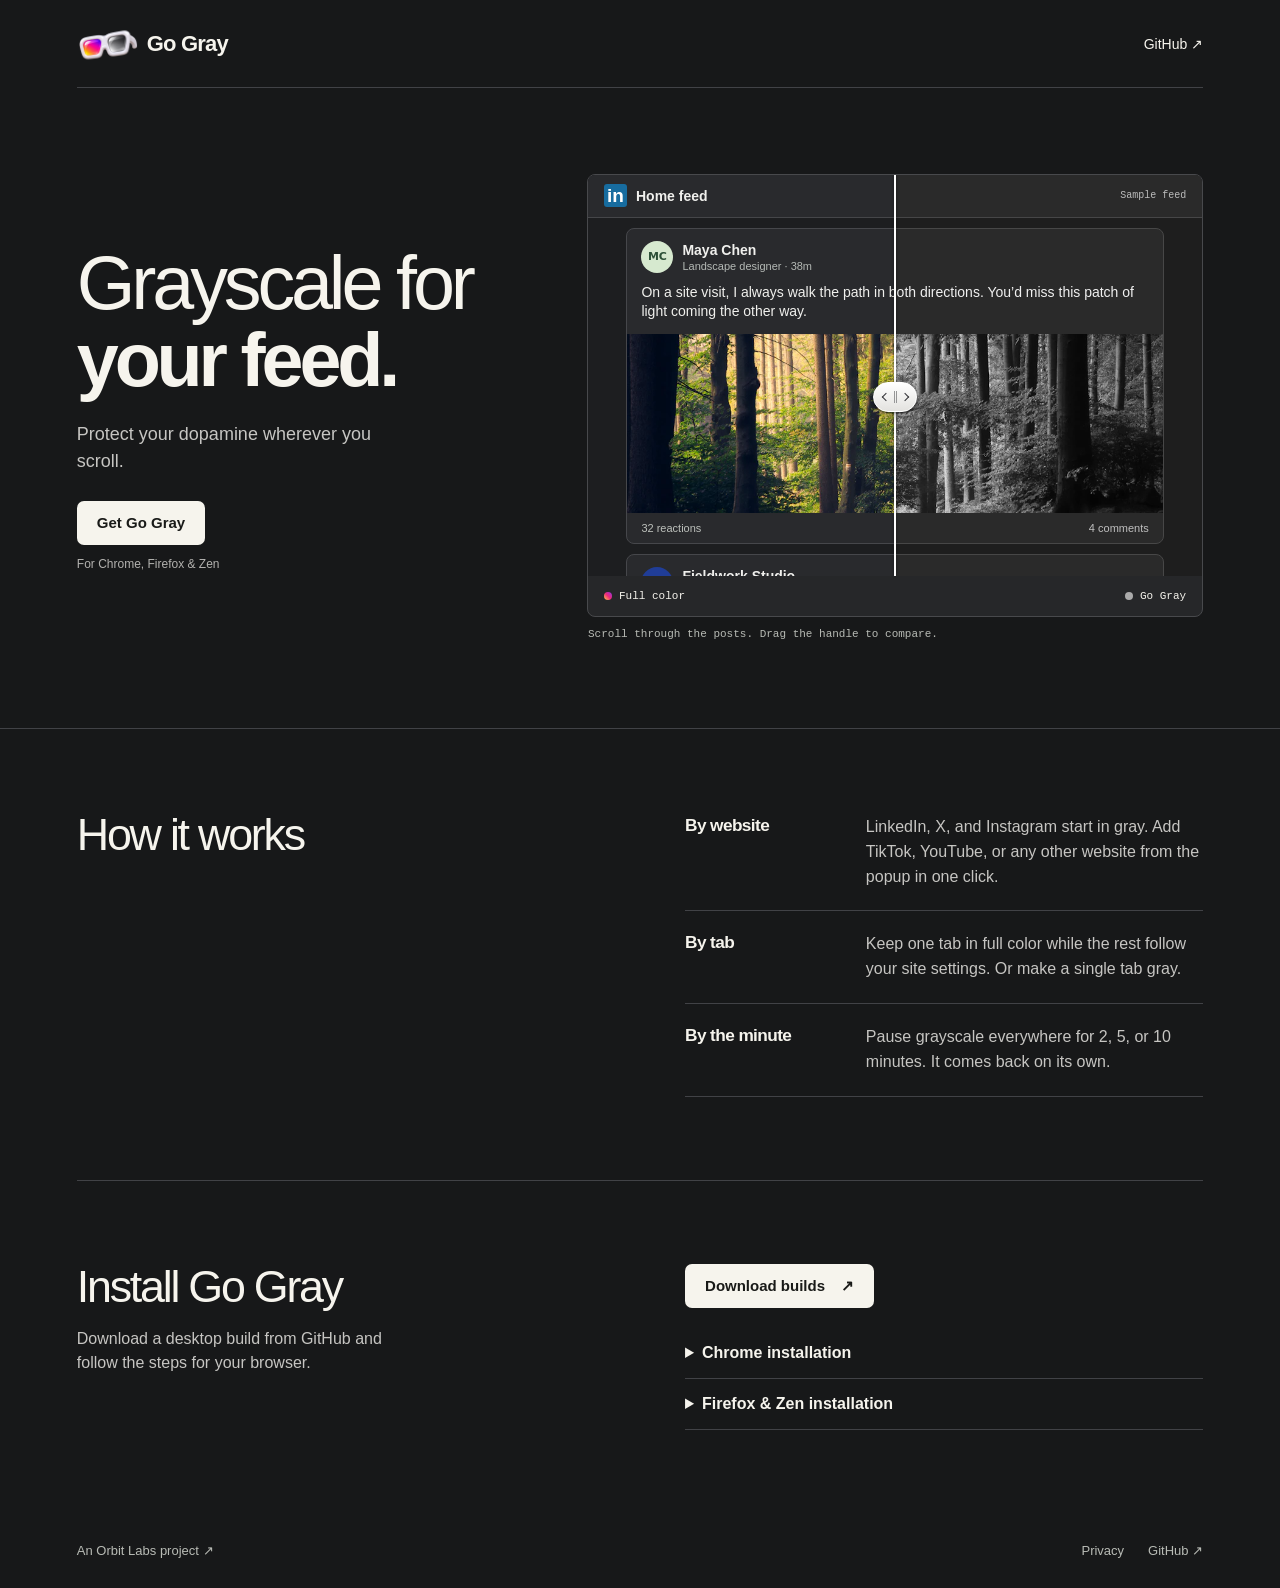
<file: docs/index.html>
<!doctype html>
<html lang="en">
<head>
  <meta charset="utf-8">
  <meta name="viewport" content="width=device-width, initial-scale=1">
  <meta name="theme-color" content="#171819">
  <meta name="description" content="Scroll LinkedIn, X, and Instagram in grayscale, photos and videos included. Add TikTok or any other site from the Go Gray toolbar popup.">
  <title>Go Gray | Grayscale for your feed</title>
  <link rel="icon" href="icon.png">
  <link rel="stylesheet" href="style.css">
  <script src="demo.js" defer></script>
</head>
<body id="top">
  <a class="skip" href="#main">Skip to content</a>
  <header class="wrap nav">
    <a class="brand" href="#top"><img src="icon.png" width="38" height="38" alt="">Go Gray</a>
    <nav aria-label="Main navigation">
      <a href="https://github.com/rami-maalouf/go-grey">GitHub ↗</a>
    </nav>
  </header>
  <main id="main">
    <section class="wrap hero" aria-labelledby="hero-title">
      <div class="intro">
        <h1 id="hero-title">Grayscale for<br><strong>your feed.</strong></h1>
        <p>Protect your dopamine wherever you scroll.</p>
        <a class="cta" href="#install">Get Go Gray</a>
        <small>For Chrome, Firefox &amp; Zen</small>
      </div>
      <figure aria-label="Interactive social feed comparison">
        <div class="viewer">
          <div class="feed-stage">
            <div class="feed-heading"><div class="feed-bar" aria-hidden="true"><span class="network-mark">in</span><strong>Home feed</strong><span class="sample">Sample feed</span></div></div>
            <div id="feed" tabindex="0" role="region" aria-label="Sample professional feed. Scroll to read more posts.">
              <div class="seam" id="comparison" role="slider" tabindex="0" aria-label="Color portion of the feed" aria-valuemin="0" aria-valuemax="100" aria-valuenow="50" aria-valuetext="50 percent in color"><span aria-hidden="true"><i></i></span></div>
              <div class="post-stack">
                <article class="post">
                  <header><span class="avatar maya" aria-hidden="true">MC</span><div><b>Maya Chen</b><small>Landscape designer · 38m</small></div></header>
                  <p>On a site visit, I always walk the path in both directions. You’d miss this patch of light coming the other way.</p>
                  <img class="feed-photo" src="forest.webp" width="880" height="586" alt="Afternoon light falling across a winding forest path.">
                  <div class="engagement"><span>32 reactions</span><span>4 comments</span></div>
                </article>
                <article class="post">
                  <header><span class="avatar fieldwork" aria-hidden="true">fw.</span><div><b>Fieldwork Studio</b><small>Independent design studio · 2h</small></div></header>
                  <p>The posters are back from the printer. See you at Form Week!</p>
                  <div class="poster" role="img" aria-label="Form Week event poster with blue lettering and concentric rings on a coral background">
                    <span>Design &amp; print festival</span><strong>FORM<br>WEEK</strong><i></i>
                  </div>
                  <div class="engagement"><span>48 reactions</span><span>6 comments</span></div>
                </article>
                <article class="post">
                  <header><span class="avatar city" aria-hidden="true">JR</span><div><b>Jules Reed</b><small>Architect · 3h</small></div></header>
                  <p>From street level these towers look like three different heights. Look at the reflections and you can see where the glass steps back.</p>
                  <img class="feed-photo" src="architecture.webp" width="880" height="586" loading="lazy" alt="Glass towers seen from below on an overcast day.">
                  <div class="engagement"><span>57 reactions</span><span>8 comments</span></div>
                </article>
                <article class="post">
                  <header><span class="avatar editions" aria-hidden="true">N</span><div><b>Northline Editions</b><small>Independent publisher · 4h</small></div></header>
                  <p>Three inks, one sheet. A first look at the cover proofs for our summer issue.</p>
                  <div class="print-proof" role="img" aria-label="Cyan, yellow, and pink cover proofs for Northline's summer issue"><i>n.</i><i>n.</i><i>n.</i></div>
                  <div class="engagement"><span>76 reactions</span><span>12 comments</span></div>
                </article>
                <article class="post">
                  <header><span class="avatar museum" aria-hidden="true">A</span><div><b>Atelier Journal</b><small>Art &amp; culture magazine · 5h</small></div></header>
                  <p>On the studio wall this week: the blue and ochre of Van Gogh’s <cite>Sunflowers</cite>.</p>
                  <img class="post-art" src="sunflowers.webp" width="1280" height="904" alt="Two golden sunflowers against a blue background.">
                  <div class="engagement"><span>92 reactions</span><span>8 comments</span></div>
                </article>
              </div>
            </div>

          </div>
          <div class="legend"><span><i class="color-dot"></i>Full color</span><span><i class="gray-dot"></i>Go Gray</span></div>
        </div>
        <figcaption>Scroll through the posts. Drag the handle to compare.</figcaption>
      </figure>
    </section>
    <div class="paper">
      <section class="wrap controls" aria-labelledby="controls-title">
        <h2 id="controls-title">How it works</h2>
        <div class="feature-list">
          <div><h3>By website</h3><p>LinkedIn, X, and Instagram start in gray. Add TikTok, YouTube, or any other website from the popup in one click.</p></div>
          <div><h3>By tab</h3><p>Keep one tab in full color while the rest follow your site settings. Or make a single tab gray.</p></div>
          <div><h3>By the minute</h3><p>Pause grayscale everywhere for 2, 5, or 10 minutes. It comes back on its own.</p></div>
        </div>
      </section>
      <section class="wrap install" id="install" aria-labelledby="install-title">
        <div><h2 id="install-title">Install Go Gray</h2><p>Download a desktop build from GitHub and follow the steps for your browser.</p></div>
        <div class="download">
          <a class="cta" href="https://github.com/rami-maalouf/go-grey/releases">Download builds <span aria-hidden="true">↗</span></a>
          <details><summary>Chrome installation</summary><p>Unzip the Chrome download. Open <code>chrome://extensions</code>, turn on <strong>Developer mode</strong>, then choose <strong>Load unpacked</strong> and select the unzipped folder.</p></details>
          <details><summary>Firefox &amp; Zen installation</summary><p>Unzip the Firefox download. Open <code>about:debugging#/runtime/this-firefox</code>, choose <strong>Load Temporary Add-on</strong>, and select <code>manifest.json</code> in the folder. This build stays installed until you restart your browser.</p></details>
        </div>
      </section>
    </div>
  </main>
  <footer class="wrap"><a href="https://orbitlabs.studio/">An Orbit Labs project <span aria-hidden="true">↗</span></a><div><a href="privacy.html">Privacy</a><a href="https://github.com/rami-maalouf/go-grey">GitHub <span aria-hidden="true">↗</span></a></div></footer>
</body>
</html>
</file>
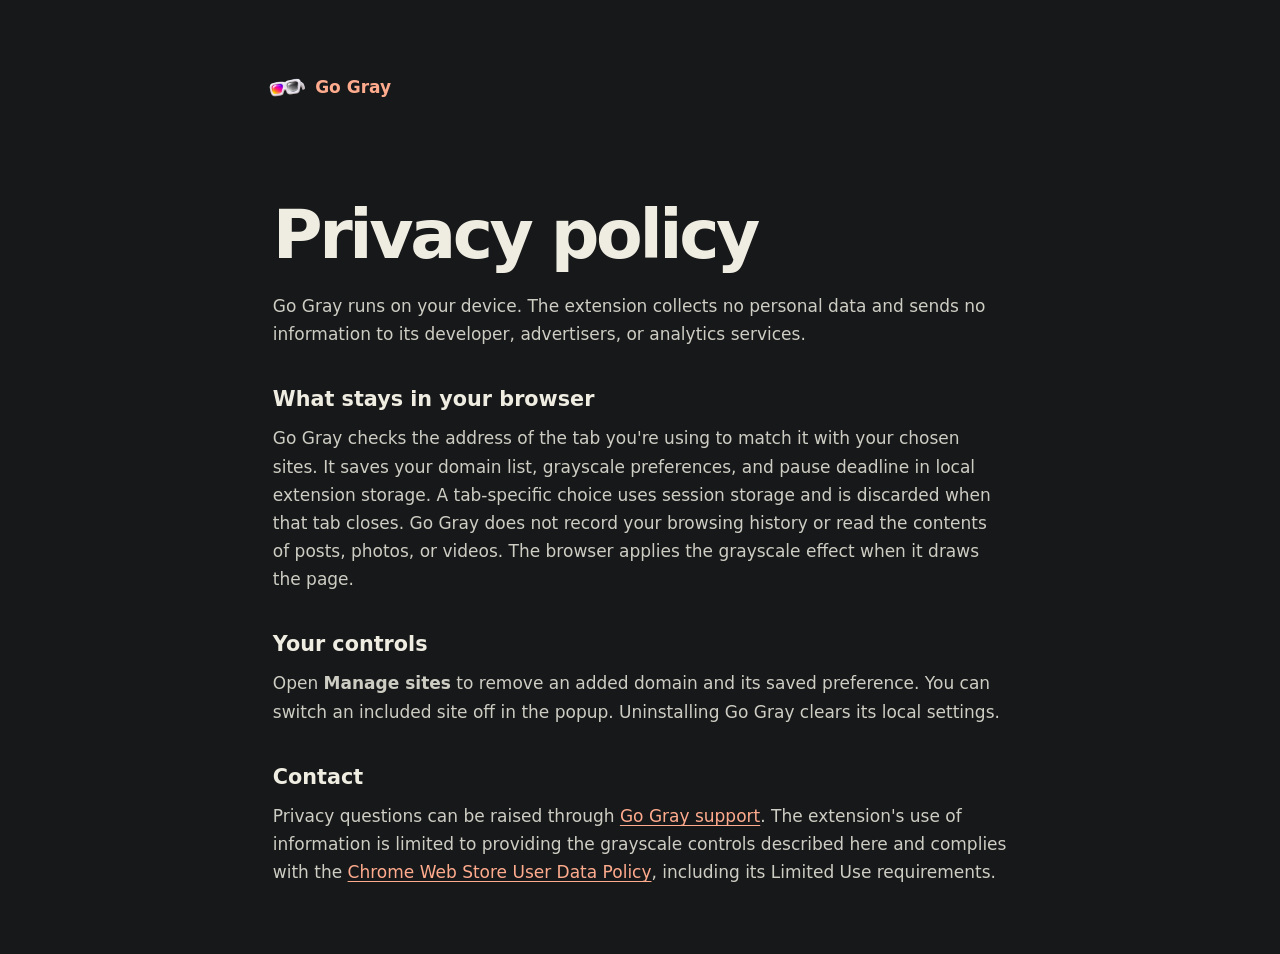
<file: docs/privacy.html>
<!doctype html>
<html lang="en">
  <head>
    <meta charset="utf-8">
    <meta name="viewport" content="width=device-width, initial-scale=1">
    <meta name="description" content="Learn which Go Gray preferences stay in your browser and how to remove them.">
    <title>Privacy policy · Go Gray</title>
    <link rel="icon" href="./icon.png">
    <style>
      * { box-sizing: border-box; }
      :root { color-scheme: dark; background: #171819; color: #efece2; font: 17px/1.65 system-ui, sans-serif; }
      body { max-width: 46rem; margin: 0 auto; padding: clamp(1.4rem, 6vw, 4rem) 1.4rem 4rem; }
      header a { display: inline-flex; align-items: center; gap: .55rem; font-size: 1rem; font-weight: 650; text-decoration: none; }
      header img { width: 38px; height: 38px; margin-left: -5px; }
      h1 { margin: clamp(2.5rem, 9vw, 5rem) 0 1.25rem; font: 600 clamp(2.7rem, 8vw, 4rem)/1.05 system-ui, sans-serif; letter-spacing: -.05em; }
      h2 { margin: 2rem 0 .5rem; font-size: 1.22rem; }
      p { margin: 0; color: #cecdc4; }
      a { color: #ffab8e; text-underline-offset: .2em; }
      a:focus-visible { outline: 2px solid currentColor; outline-offset: 4px; }
    </style>
  </head>
  <body>
    <header><a href="./"><img src="./icon.png" alt="">Go Gray</a></header>
    <main>
      <h1>Privacy policy</h1>
      <p>Go Gray runs on your device. The extension collects no personal data and sends no information to its developer, advertisers, or analytics services.</p>
      <h2>What stays in your browser</h2>
      <p>Go Gray checks the address of the tab you're using to match it with your chosen sites. It saves your domain list, grayscale preferences, and pause deadline in local extension storage. A tab-specific choice uses session storage and is discarded when that tab closes. Go Gray does not record your browsing history or read the contents of posts, photos, or videos. The browser applies the grayscale effect when it draws the page.</p>
      <h2>Your controls</h2>
      <p>Open <strong>Manage sites</strong> to remove an added domain and its saved preference. You can switch an included site off in the popup. Uninstalling Go Gray clears its local settings.</p>
      <h2>Contact</h2>
      <p>Privacy questions can be raised through <a href="https://github.com/rami-maalouf/go-grey/issues">Go Gray support</a>. The extension's use of information is limited to providing the grayscale controls described here and complies with the <a href="https://developer.chrome.com/docs/webstore/program-policies/policies#limited-use">Chrome Web Store User Data Policy</a>, including its Limited Use requirements.</p>
    </main>
  </body>
</html>
</file>
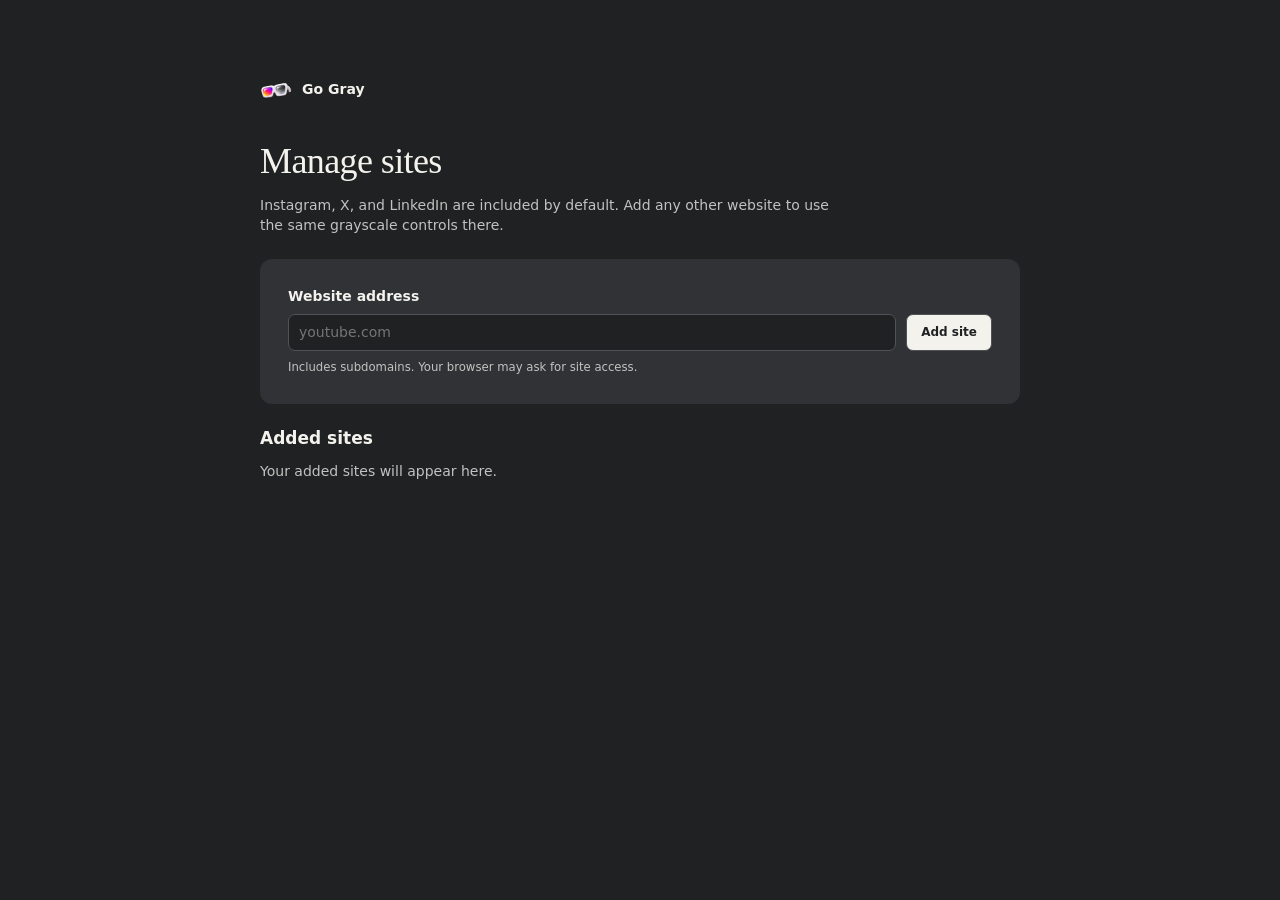
<file: src/manage.html>
<!doctype html>
<html lang="en">
  <head>
    <meta charset="utf-8" />
    <meta name="viewport" content="width=device-width,initial-scale=1" />
    <title>Manage sites · Go Gray</title>
    <link rel="stylesheet" href="popup.css" />
  </head>
  <body class="manager">
    <header>
      <img src="icons/48.png" width="32" height="32" alt="" /><strong
        >Go Gray</strong
      >
    </header>
    <main>
      <h1>Manage sites</h1>
      <p>
        Instagram, X, and LinkedIn are included by default. Add any other
        website to use the same grayscale controls there.
      </p>
      <form>
        <label for="domain">Website address</label>
        <div class="entry">
          <input
            id="domain"
            type="text"
            autocapitalize="none"
            spellcheck="false"
            placeholder="youtube.com"
            required
          /><button>Add site</button>
        </div>
        <small
          >Includes subdomains. Your browser may ask for site access.</small
        >
      </form>
      <p id="feedback" role="status"></p>
      <h2>Added sites</h2>
      <p id="empty">Your added sites will appear here.</p>
      <ul id="custom"></ul>
    </main>
    <script src="sites.js"></script>
    <script src="manage.js"></script>
  </body>
</html>
</file>
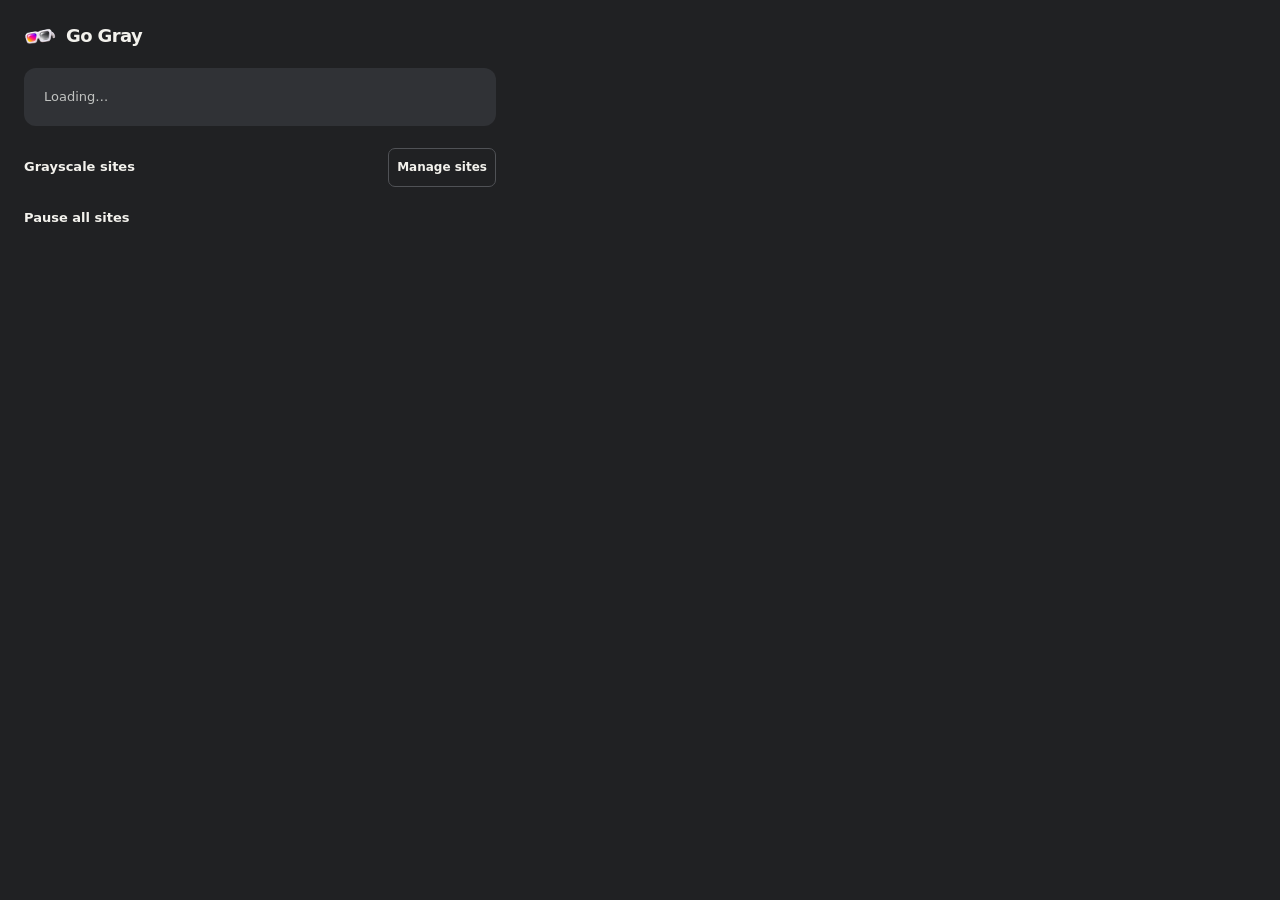
<file: src/popup.html>
<!doctype html>
<html lang="en" class="toolbar-popup">
  <head>
    <meta charset="utf-8" />
    <meta name="viewport" content="width=device-width,initial-scale=1" />
    <title>Go Gray</title>
    <link rel="stylesheet" href="popup.css" />
  </head>
  <body>
    <header>
      <img src="icons/48.png" width="32" height="32" alt="" />
      <h1>Go Gray</h1>
    </header>
    <main>
      <section id="card">
        <label id="tabRow" for="tabGray" hidden>
          <span
            ><strong>Grayscale this tab</strong><span id="context"></span
          ></span>
          <input
            id="tabGray"
            type="checkbox"
            role="switch"
            aria-label="Grayscale this tab"
            aria-describedby="context"
          />
        </label>
        <button id="resetTab" type="button" hidden>Use site default</button>
        <p id="tabNotice" role="status">Loading…</p>
      </section>
      <section>
        <div class="section-head">
          <h3>Grayscale sites</h3>
          <button id="manage" type="button">Manage sites</button>
        </div>
        <button id="addSite" type="button" hidden>Add this site</button>
        <div id="sites"></div>
      </section>
      <section>
        <h3 id="pauseTitle">Pause all sites</h3>
        <div id="times" role="group" aria-labelledby="pauseTitle"></div>
        <button id="resume" hidden>Resume grayscale</button>
      </section>
      <p id="error" role="alert" hidden></p>
    </main>
    <script src="sites.js"></script>
    <script src="popup.js"></script>
  </body>
</html>
</file>
<file: docs/style.css>
:root {
  --ink: #191a18;
  --cream: #f6f4ed;
  --accent: #ff7966;
  --line: #414246;
  --mono: ui-monospace, "SFMono-Regular", Consolas, monospace;
  color-scheme: dark;
  font-family: -apple-system, BlinkMacSystemFont, "Segoe UI", sans-serif;
  background: #171819;
  color: var(--cream);
}
* { box-sizing: border-box; }
body { margin: 0; }
h1, h2, h3, p, figure { margin: 0; }
a { color: inherit; text-decoration: none; }
a:focus-visible, summary:focus-visible { outline: 3px solid #729fcc; outline-offset: 5px; }
a:hover { text-decoration: underline; text-underline-offset: .22em; }
.skip { position: absolute; top: -5rem; left: 1rem; padding: 10px 15px; background: var(--cream); color: var(--ink); z-index: 5; }
.skip:focus { top: 1rem; }
.wrap { width: min(1240px, 88%); margin-inline: auto; }
.nav, .nav nav, .brand, .cta, .legend, .legend > span, figcaption, footer, footer div {
  display: flex;
  align-items: center;
}
.nav { min-height: 88px; justify-content: space-between; border-bottom: 1px solid var(--line); }
.brand { gap: 8px; font-size: 22px; font-weight: 700; letter-spacing: -.037em; }
.brand:hover { text-decoration: none; }
.brand img { width: 62px; height: 62px; }
.nav nav { gap: 32px; font-size: 14px; }
.cta { justify-content: center; gap: 16px; font-weight: 620; }
.hero { display: grid; grid-template-columns: .84fr 1.16fr; align-items: center; gap: clamp(28px, 5vw, 88px); padding-block: clamp(55px, 6.7vw, 100px); }
h1 { font-size: clamp(52px, 5.9vw, 87px); font-weight: 390; letter-spacing: -.055em; line-height: 1.02; }
h1 strong { font-weight: 650; }
.intro > p { color: #c6c5c2; font-size: 18px; line-height: 1.5; margin-block: 22px 26px; max-width: 34ch; }
.cta { display: inline-flex; min-height: 44px; padding: 0 20px; border-radius: 7px; background: var(--cream); color: var(--ink); font-size: 15px; }
.cta:hover { background: #ffb295; text-decoration: none; }
.intro small { display: block; margin-top: 12px; font-size: 12px; color: #b3b2af; }
.hero figure { min-width: 0; }
.viewer { border: 1px solid #48494c; border-radius: 8px; overflow: hidden; background: #262729; }
@property --split { syntax: "<percentage>"; inherits: true; initial-value: 50%; }
.feed-stage { --split: 50%; position: relative; isolation: isolate; color: #f0f0ed; background: #1d1e20; color-scheme: dark; }
.feed-bar { height: 43px; display: flex; align-items: center; gap: 9px; padding-inline: 16px; background: #292a2d; border-bottom: 1px solid #454649; }
.network-mark { background: #176c9f; color: #fff; font: bold 19px/23px Arial, sans-serif; width: 23px; text-align: center; border-radius: 3px; }
.feed-bar strong { font-size: 14px; }
.sample { margin-left: auto; font: 10px var(--mono); color: #bbbdbb; }
#feed { height: clamp(330px, 28vw, 400px); overflow-y: auto; scrollbar-width: none; }
#feed:focus-visible { outline: 3px solid #4475a4; outline-offset: -3px; }
.post { background: #292a2d; border: 1px solid #46474b; border-radius: 8px; overflow: hidden; }
.post + .post { margin-top: 10px; }
.post header { display: flex; align-items: center; gap: 9px; padding: 12px 14px 0; }
.avatar { flex: 0 0 32px; height: 32px; display: grid; place-items: center; border-radius: 50%; font: 700 19px Georgia, serif; }
.maya, .city { font: 600 11px system-ui, sans-serif; }
.maya { background: #d6e9cf; color: #2c5037; }
.city { background: #c9e3ef; color: #264453; }
.feed-photo { display: block; width: 100%; height: clamp(152px, 14vw, 205px); object-fit: cover; }
.fieldwork { background: #203d97; color: #ffb29f; }
.editions { background: #a6e983; color: #184437; }
.museum { background: #fee180; color: #1b4355; }
.post header b, .post small { display: block; }
.post header b { font-size: 14px; }
.post small { margin-top: 2px; font-size: 11px; color: #b5bab6; }
.post p { font-size: 14px; line-height: 1.4; margin: 10px 14px 12px; }
.poster, .print-proof { position: relative; height: clamp(148px, 13vw, 196px); overflow: hidden; }
.poster { background: #ff8f75; color: #19399b; padding: 12px 5%; display: flex; flex-direction: column; justify-content: space-between; }
.poster span { font: 650 10px var(--mono); text-transform: uppercase; letter-spacing: .07em; }
.poster strong { position: relative; z-index: 1; font: 850 clamp(48px, 4.6vw, 70px)/.82 Arial, sans-serif; letter-spacing: -.075em; }
.poster i { position: absolute; right: -12%; top: -15%; width: 66%; height: 145%; border-radius: 50%; background: repeating-radial-gradient(ellipse at center, #213ca6 0 8%, transparent 8.4% 14%); transform: rotate(-25deg); }
.print-proof { display: flex; align-items: center; justify-content: center; background: #263b3b; }
.print-proof i { display: grid; place-items: center; width: 27%; height: 78%; background: #88dae4; color: #17312f; font: italic 700 clamp(72px, 7vw, 108px)/1 Georgia, serif; transform: rotate(-9deg); box-shadow: 0 2px 3px #0003; }
.print-proof i:nth-child(2) { background: #f6da58; transform: rotate(3deg); }
.print-proof i:nth-child(3) { background: #ee96b1; transform: rotate(12deg); }
.post-art { display: block; width: 100%; height: clamp(150px, 15vw, 215px); object-fit: cover; }
.engagement { display: flex; justify-content: space-between; padding: 9px 14px; color: #bdc1bc; font-size: 11px; }
.feed-heading, #feed { display: grid; grid-template-columns: minmax(0, 1fr); }
.feed-heading > *, .post-stack { grid-area: 1 / 1; }
.post-stack { isolation: isolate; padding: 10px clamp(12px, 3vw, 44px); background: #1d1e20; }
.gray-copy { pointer-events: none; user-select: none; filter: grayscale(1); clip-path: inset(0 0 0 var(--split)); }
.seam { grid-area: 1 / 1; align-self: start; touch-action: pan-y; position: sticky; top: calc(50% - 22px); height: 44px; margin-left: clamp(0px, calc(var(--split) - 22px), calc(100% - 44px)); width: 44px; cursor: ew-resize; }
.feed-stage::after { content: ""; z-index: 1; position: absolute; pointer-events: none; inset-block: 0; left: var(--split); width: 2px; transform: translateX(-50%); background: white; box-shadow: 0 0 3px #0007; }
.seam { z-index: 2; }
.seam > span { position: absolute; inset: 7px 0; display: flex; align-items: center; justify-content: center; gap: 5px; border: 1px solid #fff; border-radius: 20px; background: linear-gradient(#fff, #e3e2df); color: #313136; box-shadow: 0 1px 2px #0005, 0 3px 10px #0005; }
.seam > span::before, .seam > span::after { content: ""; width: 5px; height: 5px; border: solid currentColor; border-width: 0 1.6px 1.6px 0; }
.seam > span::before { transform: rotate(135deg); }
.seam > span::after { transform: rotate(-45deg); }
.seam i { width: 3px; height: 12px; border-inline: 1px solid #969697; }
.seam:is(:hover, :focus-visible) > span { box-shadow: 0 0 0 3px #ffffff54, 0 3px 10px #0007; }
.seam:focus-visible { outline: none; }
.seam:focus-visible span { outline: 3px solid #729fcc; outline-offset: 2px; }
.legend, figcaption { justify-content: space-between; font: 11px/1.35 var(--mono); }
.legend { padding: 4px 16px; min-height: 40px; }
.legend > span { gap: 7px; }
.legend i { width: 8px; height: 8px; border-radius: 50%; }
.color-dot { background: linear-gradient(45deg, #ffcb46, #ef2879, #8b35e6); }
.gray-dot { background: #aaa; }
figcaption { flex-wrap: wrap; gap: 6px 14px; padding: 10px 1px 0; color: #b8bbb5; }

.paper { color: var(--cream); background: transparent; border-top: 1px solid var(--line); }
.controls, .install { display: grid; grid-template-columns: 1fr 1fr; gap: 8%; padding-block: clamp(54px, 6.5vw, 96px); }
h2 { max-width: none; font-size: clamp(32px, 3.5vw, 52px); font-weight: 510; line-height: 1; letter-spacing: -.05em; }
.feature-list > div { display: grid; grid-template-columns: 32% 1fr; gap: 15px; padding-block: 21px; border-bottom: 1px solid var(--line); }
.feature-list > div:first-child { padding-top: 3px; }
.feature-list h3 { font-size: clamp(16px, 1.35vw, 21px); letter-spacing: -.035em; font-weight: 600; }
.feature-list p, .install p { color: #c6c5c2; font-size: 16px; line-height: 1.55; }
.install { border-top: 1px solid var(--line); }
.install h2 { max-width: none; }
.install > div > p { margin-top: 18px; max-width: 35ch; }
.download .cta { margin-bottom: 20px; }
.download .cta:hover { background: #ffb295; }
details { border-bottom: 1px solid var(--line); }
summary { cursor: pointer; padding-block: 16px; font-weight: 600; }
details p { padding-bottom: 16px; overflow-wrap: anywhere; }
code { font: .88em var(--mono); }
footer { justify-content: space-between; gap: 14px; padding-block: 30px; color: #b8bbb5; font-size: 13px; }
footer div { gap: 24px; }
@media (max-width: 800px) {
  .hero { grid-template-columns: .9fr 1.1fr; gap: 25px; }
  .wrap { width: 90%; }
  .hero h1 { font-size: clamp(42px, 6vw, 64px); }
  .controls, .install { gap: 5%; grid-template-columns: .8fr 1.2fr; }
  .feature-list > div { display: block; }
  .feature-list h3 { margin-bottom: 5px; }
}
@media (max-width: 640px) {
  .nav { min-height: 68px; }
  .nav nav { gap: 16px; font-size: 13px; }
  .brand { font-size: 20px; }
  .brand img { width: 49px; height: 49px; }
  .hero { grid-template-columns: 1fr; gap: 32px; padding-block: 40px; }
  .hero h1 { font-size: clamp(48px, 11vw, 68px); }
  .intro > p { max-width: 40ch; margin-block: 18px; }
  .controls, .install { grid-template-columns: 1fr; gap: 26px; }
  .controls h2 { max-width: none; }
  .legend { padding: 4px 12px; }
  .feature-list > div { display: grid; grid-template-columns: 30% 1fr; gap: 10px; }
  footer { font-size: 12px; }
}
@media (max-width: 380px) {
  .feature-list > div { display: block; }
  footer div { gap: 14px; }
}
</file>
<file: src/popup.css>
:root {
  color-scheme: dark;
  --bg: #202123;
  --ink: #f3f2ed;
  --muted: #c1c3c1;
  --line: #505256;
  --card: #303236;
  font:
    14px/1.4 system-ui,
    sans-serif;
  color: var(--ink);
  background: var(--bg);
}
* {
  box-sizing: border-box;
}
/* request a wide toolbar popup and fit the extensions menu when it sets the width. */
.toolbar-popup {
  width: 520px;
  max-width: 100%;
}
body {
  margin: 0;
}
header {
  display: flex;
  align-items: center;
  gap: 10px;
  padding: 20px 24px 16px;
}
h1 {
  font-size: 18px;
  letter-spacing: -0.6px;
  margin: 0;
}
main {
  padding: 0 clamp(16px, 5vw, 24px) 22px;
}
section {
  margin-top: 22px;
}
#card {
  background: var(--card);
  border-radius: 12px;
  padding: 20px;
  margin: 0;
}
#tabRow {
  padding: 0;
  border: 0;
  gap: 16px;
}
#tabRow strong {
  display: block;
  font-size: 17px;
  font-weight: 600;
  letter-spacing: -0.35px;
}
#context,
#tabNotice {
  color: var(--muted);
  font-size: 13px;
}
#context {
  display: block;
  margin-top: 2px;
  overflow-wrap: anywhere;
}
#tabGray {
  flex: none;
  width: 40px;
  height: 24px;
}
#tabGray::before {
  width: 18px;
  height: 18px;
}
#tabGray:checked::before {
  transform: translateX(16px);
}
#tabGray:disabled {
  opacity: 0.55;
}
#resetTab {
  margin-top: 8px;
  padding: 3px 0;
  border: 0;
  background: transparent;
  color: var(--muted);
  text-decoration: underline;
  text-underline-offset: 3px;
}
#tabNotice {
  margin: 0;
}
#tabRow:not([hidden]) ~ #tabNotice {
  margin-top: 8px;
}
h3 {
  font-size: 13px;
  font-weight: 650;
  margin: 0 0 7px;
}
#times {
  display: flex;
  gap: 8px;
}
button {
  font: inherit;
  font-size: 12px;
  font-weight: 600;
  cursor: pointer;
  border: 1px solid var(--line);
  border-radius: 7px;
  background: var(--bg);
  color: var(--ink);
  padding: 10px 8px;
  flex: 1;
}
button:hover {
  outline: 1px solid var(--muted);
}
label {
  display: flex;
  justify-content: space-between;
  align-items: center;
  padding: 10px 1px;
  border-bottom: 1px solid var(--line);
  cursor: pointer;
}
input {
  appearance: none;
  width: 30px;
  height: 18px;
  border-radius: 12px;
  background: var(--line);
  cursor: pointer;
  margin: 0;
}
input:checked {
  background: var(--ink);
}
input:before {
  content: "";
  display: block;
  margin: 3px;
  width: 12px;
  height: 12px;
  border-radius: 100%;
  background: var(--bg);
}
input:checked:before {
  transform: translateX(12px);
}
#resume {
  width: 100%;
}
[hidden] {
  display: none !important;
}
.section-head,
.entry,
.manager li {
  display: flex;
  align-items: center;
  justify-content: space-between;
  gap: 10px;
}
.section-head h3 {
  margin: 0;
}
.section-head button,
.manager button {
  flex: none;
}
#sites {
  max-height: 180px;
  overflow: auto;
}
#sites label {
  gap: 12px;
  overflow-wrap: anywhere;
}
#sites input {
  flex-shrink: 0;
}
.manager {
  width: min(100%, 840px);
  margin: clamp(14px, 6vh, 64px) auto;
}
.manager header {
  padding-inline: clamp(16px, 4vw, 40px);
}
.manager main {
  padding: 18px clamp(16px, 4vw, 40px);
}
.manager h1 {
  font:
    500 36px Georgia,
    serif;
}
.manager p,
.manager small {
  color: var(--muted);
}
.manager form {
  background: var(--card);
  padding: clamp(16px, 4vw, 28px);
  border-radius: 12px;
  margin-block: 24px;
}
.manager label {
  font-weight: 600;
  border: none;
  padding: 0 0 7px;
  cursor: default;
}
.manager input {
  appearance: auto;
  border: 1px solid var(--line);
  background: var(--bg);
  color: var(--ink);
  font: inherit;
  border-radius: 7px;
  padding: 8px 10px;
  width: 100%;
  height: auto;
  min-width: 0;
  cursor: text;
}
.manager input:before {
  display: none;
}
.manager button {
  padding: 9px 14px;
}
.manager form button {
  background: var(--ink);
  color: var(--bg);
}
.manager small {
  display: block;
  margin-top: 8px;
}
.manager h2 {
  font: 600 17px system-ui;
  letter-spacing: 0;
}
.manager ul {
  padding: 0;
  list-style: none;
}
.manager li {
  padding: 9px 0;
  border-bottom: 1px solid var(--line);
  overflow-wrap: anywhere;
}

.manager main > p {
  max-width: 65ch;
}
button:disabled {
  cursor: default;
  opacity: 0.6;
}
@media (max-width: 360px) {
  #card {
    padding: 14px;
  }
  #times {
    gap: 4px;
  }
  .entry {
    flex-wrap: wrap;
  }
  .entry button {
    width: 100%;
  }
}

#addSite {
  margin: 8px 0 4px;
  width: 100%;
  background: var(--ink);
  color: var(--bg);
  overflow-wrap: anywhere;
}
</file>
